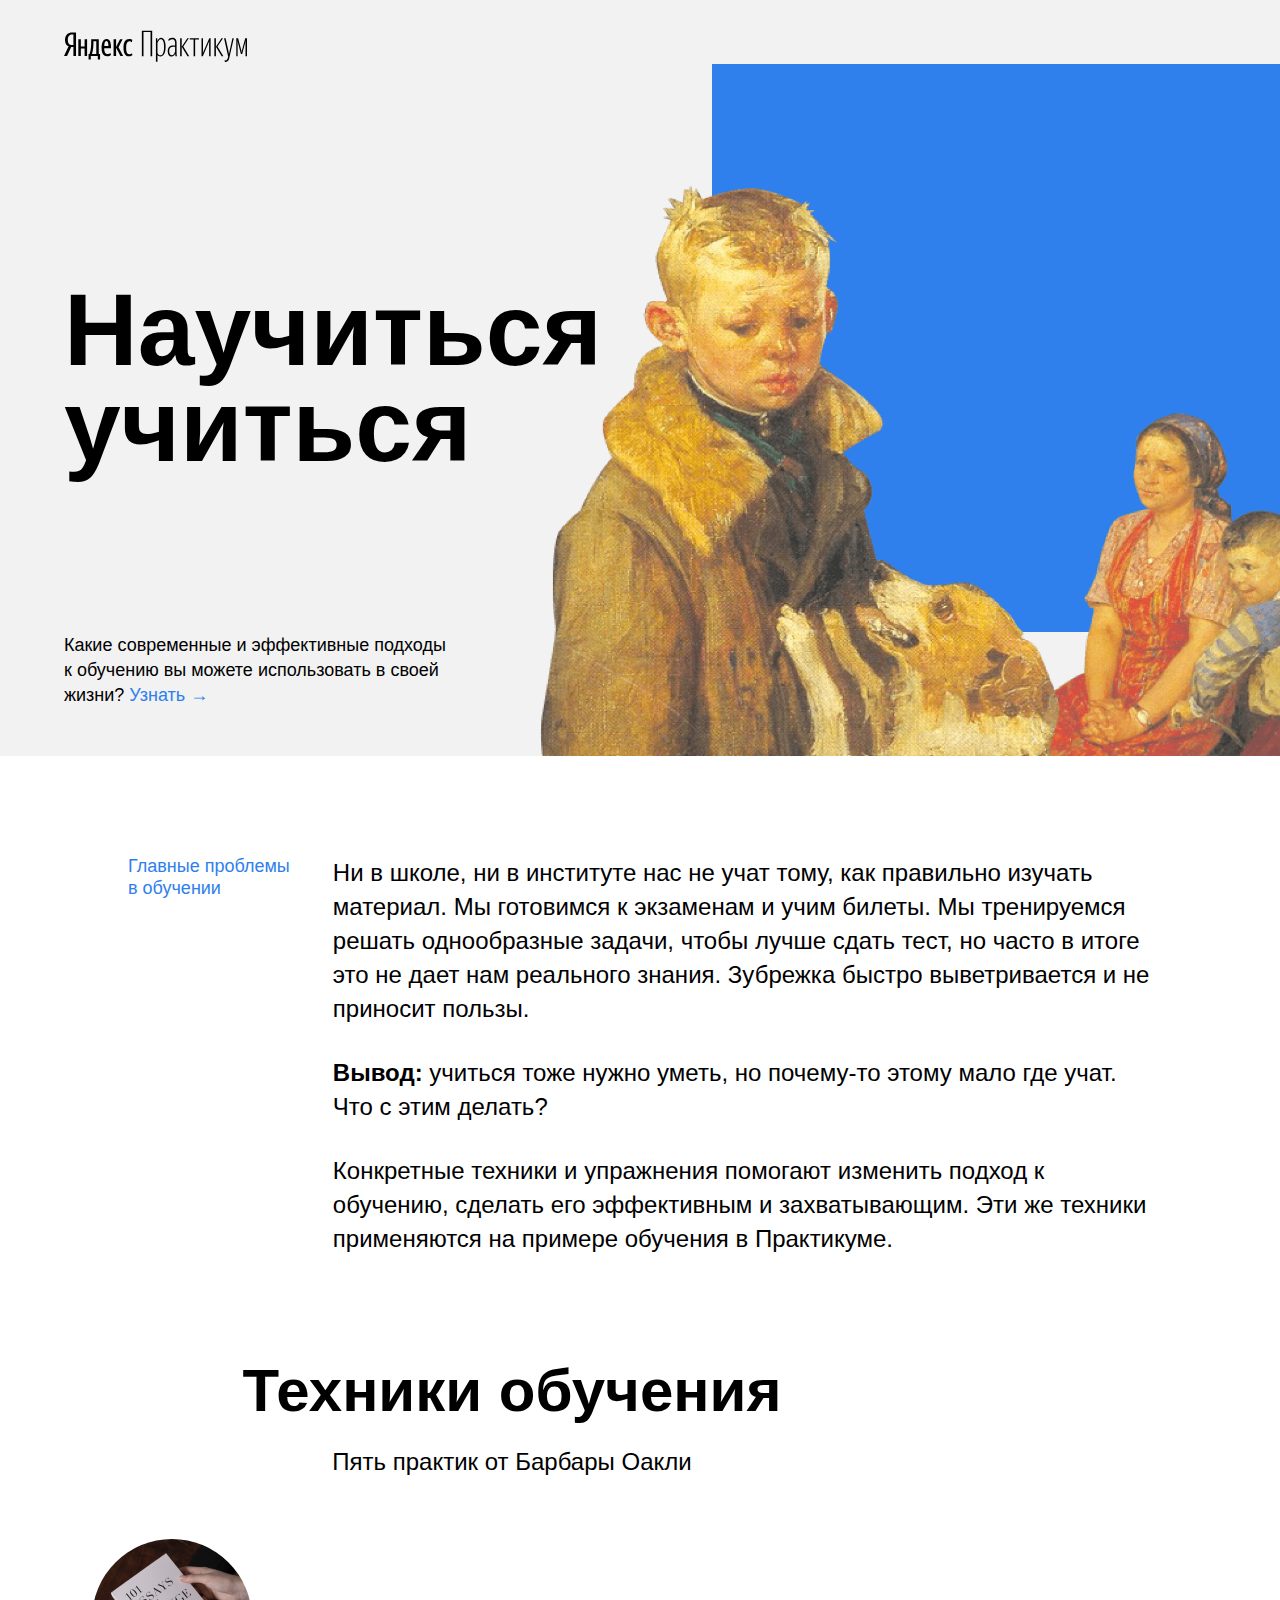
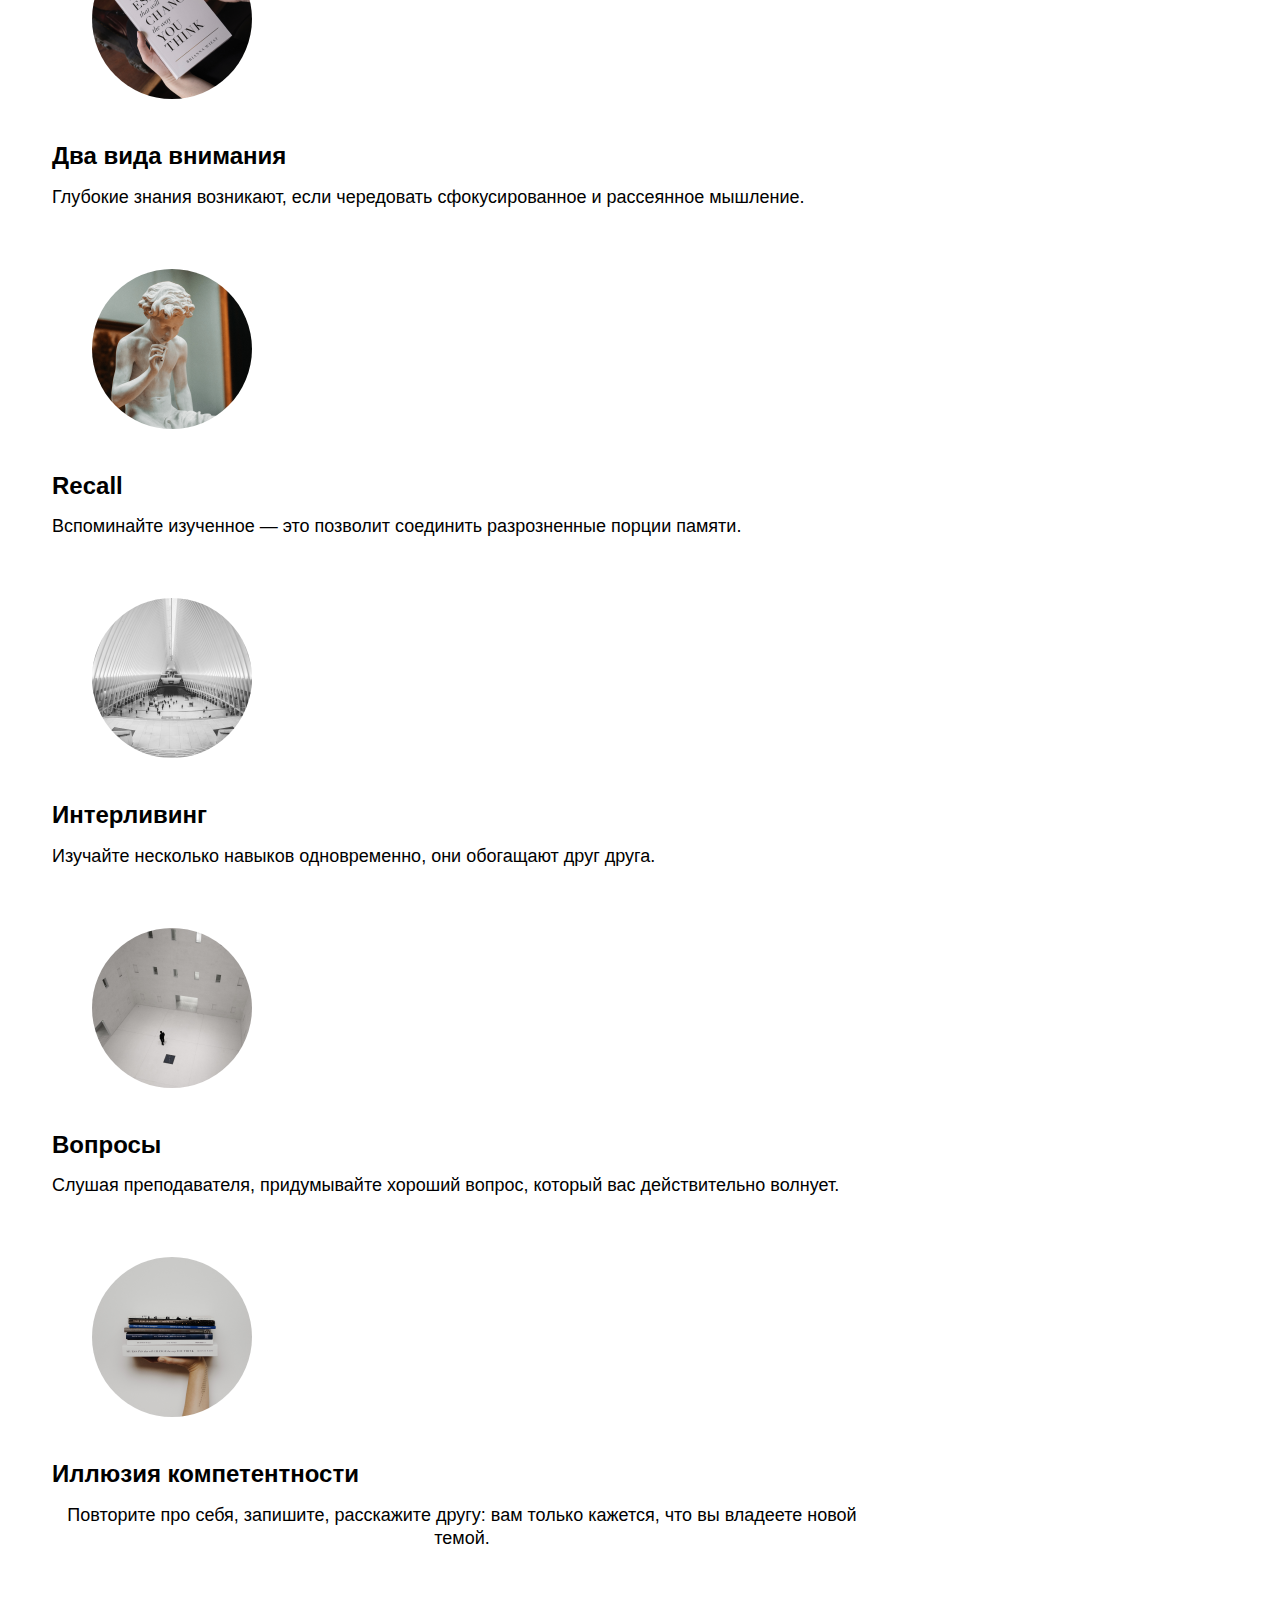
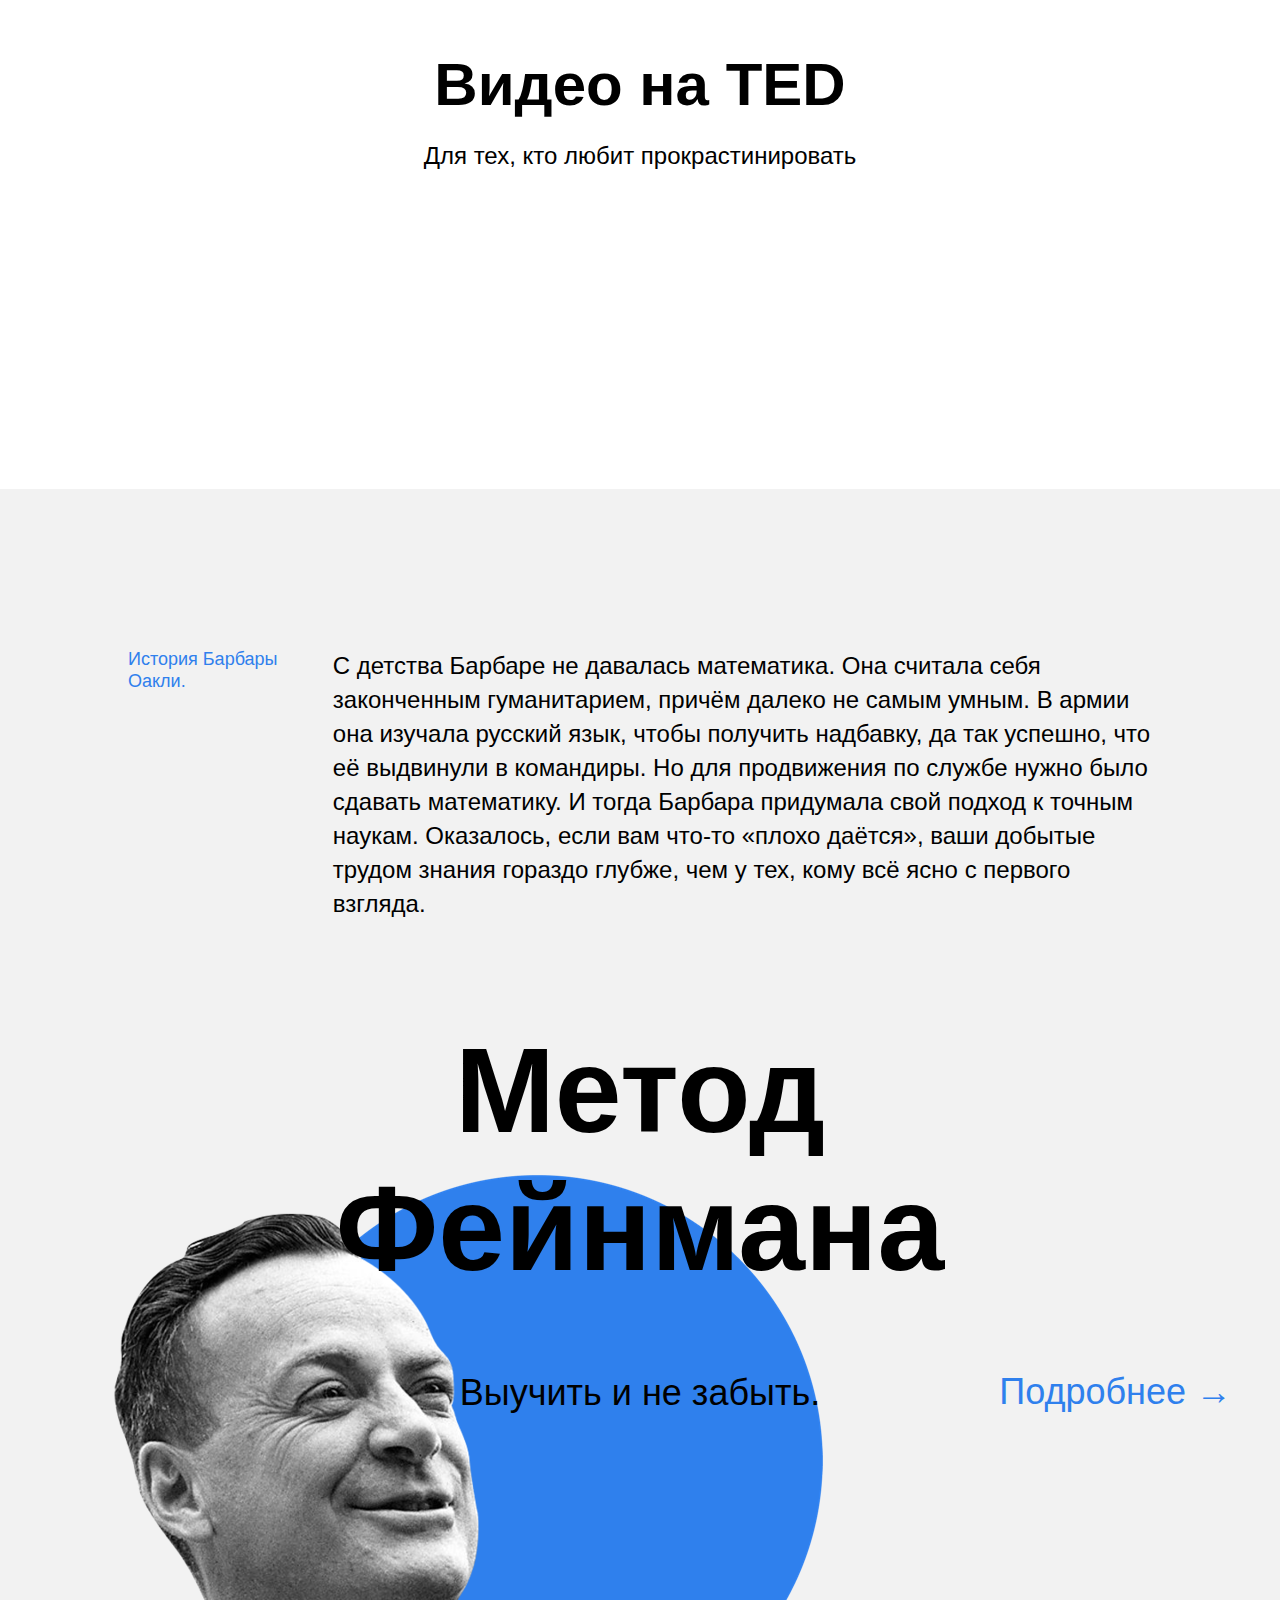
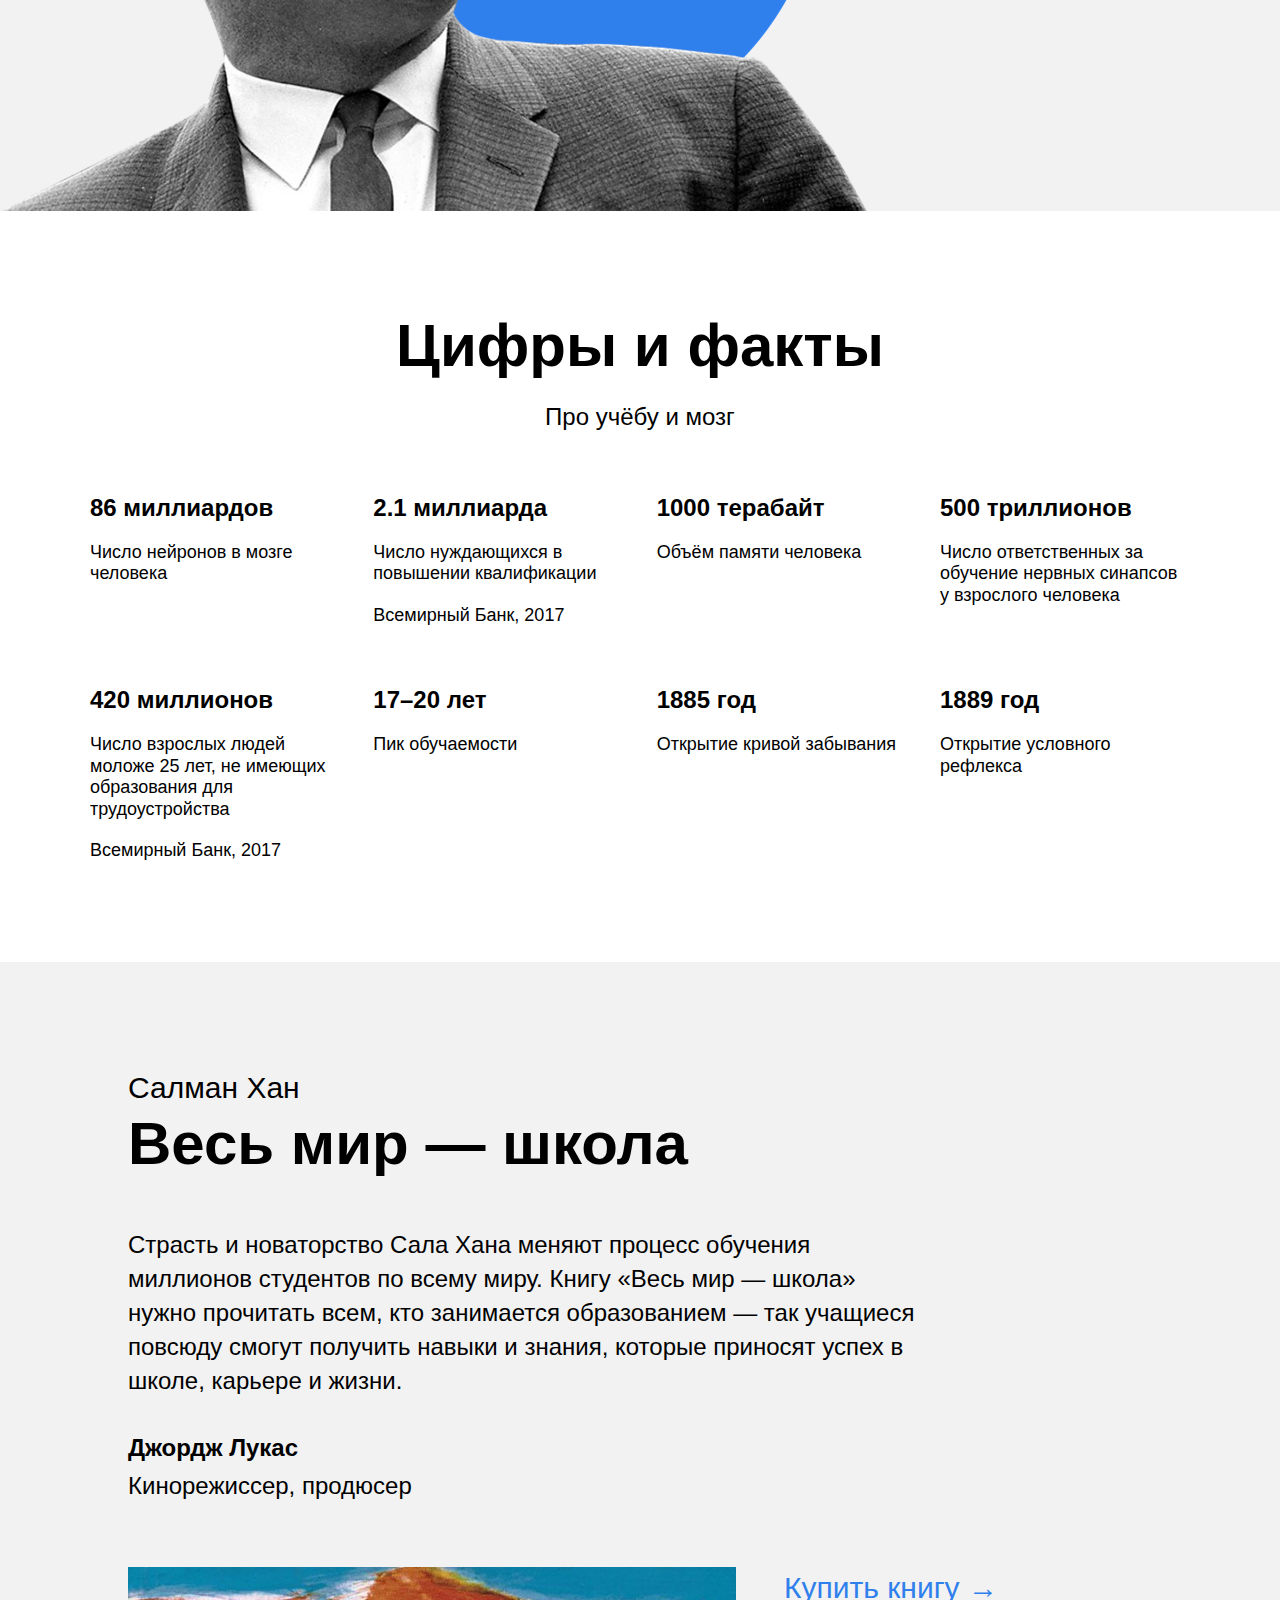
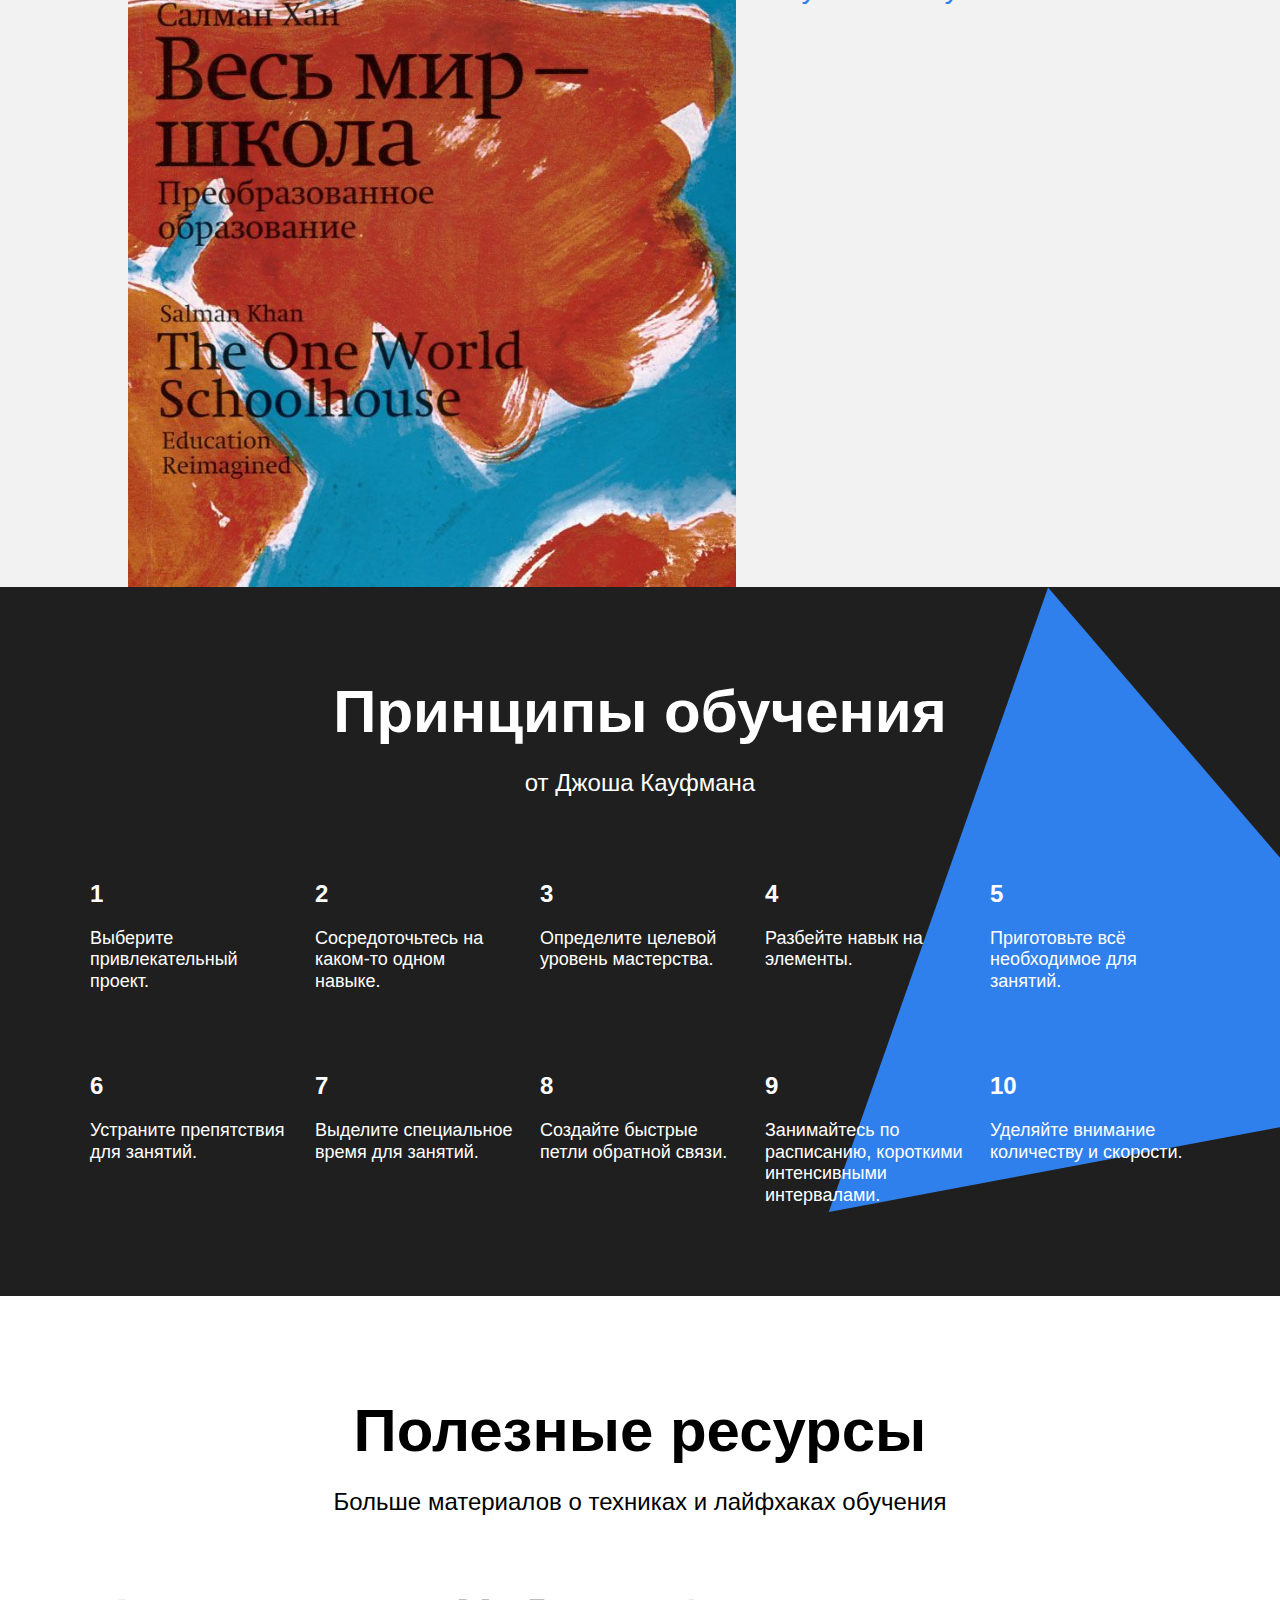
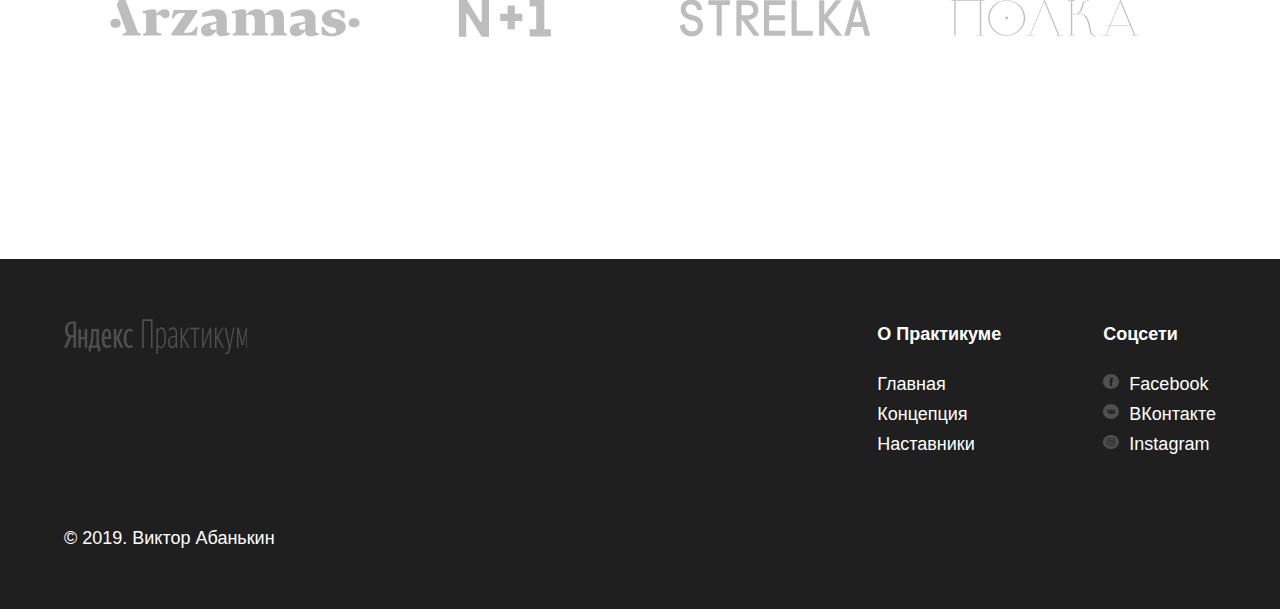
<file: index.html>
<!DOCTYPE html>
<html lang="ru">

<head>
  <meta charset="UTF-8">
  <meta name="viewport" content="width=device-width, initial-scale=1.0">
  <meta name="author" content="Gylyaev Sergey">
  <meta name="keywords" content="YandexPracticum">
  <link rel="stylesheet" href="./pages/index.css">
  <title>Научиться учиться</title>
</head>

<body>
  <div class="page">
    <header class="header">
      <a href="https://practicum.yandex.ru/" target="_blank">
        <div class="logo logo_place_header"></div>
      </a>
      <h1 class="header__title">Научиться учиться</h1>
      <p class="header__subtitle">Какие современные и эффективные подходы к обучению
        вы можете использовать в своей жизни?
        <a class="header__link" href="#">Узнать &rarr;</a>
      </p>
      <img class="header__main-illustration" src="./images/header-image.png" alt="Картина 'Опять двойка'">
      <div class="header__square-pic rotation"></div>
    </header>
    <main class="content">
      <section class="description">
        <article class="two-columns">
          <h2 class="two-columns__bref">Главные проблемы в обучении</h2>
          <div class="two-columns__main-text">
            <p class="two-columns__paragraph">Ни в школе, ни в институте
              нас не учат тому, как правильно изучать материал.
              Мы готовимся к экзаменам и учим билеты. Мы тренируемся
              решать однообразные задачи, чтобы лучше сдать тест,
              но часто в итоге это не дает нам реального знания.
              Зубрежка быстро выветривается и не приносит пользы.</p>
            <p class="two-columns__paragraph">
              <span class="two-columns__span-accent">Вывод: </span>
              учиться тоже нужно уметь, но почему-то этому
              мало где учат. Что с этим делать?
            </p>
            <p class="two-columns__paragraph">Конкретные техники и
              упражнения помогают изменить подход к обучению,
              сделать его эффективным и захватывающим. Эти
              же техники применяются на примере обучения в
              Практикуме.</p>
          </div>
        </article>
      </section>

      <section class="techniques">
        <h2 class="section-title">Техники обучения</h2>
        <p class="section-subtitle">Пять практик от Барбары Оакли</p>
        <ul class="cards">
          <li class="cards__item">
            <img class="cards__image" src="./images/cards-attention.png" alt="Два вида внимания">
            <h3 class="cards__title">Два вида внимания</h3>
            <p class="cards__description">Глубокие знания возникают, если чередовать
              сфокусированное и рассеянное мышление.</p>
          </li>
          <li class="cards__item">
            <img class="cards__image" src="./images/cards-recall.png" alt="Реколл">
            <h3 class="cards__title">Recall</h3>
            <p class="cards__description">Вспоминайте изученное — это позволит соединить
              разрозненные порции памяти.</p>
          </li>
          <li class="cards__item">
            <img class="cards__image" src="./images/cards-interliving.png" alt="Интерливинг">
            <h3 class="cards__title">Интерливинг</h3>
            <p class="cards__description">Изучайте несколько навыков одновременно,
              они обогащают друг друга.</p>
          </li>
          <li class="cards__item">
            <img class="cards__image" src="./images/cards-question.png" alt="Вопросы">
            <h3 class="cards__title">Вопросы</h3>
            <p class="cards__description">Слушая преподавателя, придумывайте хороший
              вопрос, который вас действительно волнует.</p>
          </li>
          <li class="cards__item">
            <img class="cards__image" src="./images/cards-competence.png" alt="Иллюзия компетентности">
            <h3 class="cards__title">Иллюзия компетентности</h3>
            <p class="cards__description">Повторите про себя, запишите, расскажите другу: вам
              только кажется, что вы владеете новой темой.</p>
          </li>
        </ul>
      </section>

      <section class="video">
        <h2 class="section-title">Видео нa TED</h2>
        <p class="section-subtitle">Для тех, кто любит прокрастинировать</p>
        <div class="video__iframes">
          <iframe class="video__iframe" src="https://www.youtube.com/embed/arj7oStGLkU" title="YouTube video player"
            allow="accelerometer; autoplay; clipboard-write; encrypted-media; gyroscope; picture-in-picture"
            allowfullscreen></iframe>
          <iframe class="video__iframe" src="https://www.youtube.com/embed/5MgBikgcWnY" title="YouTube video player"
            allow="accelerometer; autoplay; clipboard-write; encrypted-media; gyroscope; picture-in-picture"
            allowfullscreen></iframe>
        </div>
      </section>

      <section class="oakley">
        <article class="two-columns">
          <h2 class="two-columns__bref">История Барбары Оакли.</h2>
          <div class="two-columns__main-text">
            <p class="two-columns__paragraph">С детства Барбаре не давалась математика.
              Она считала себя законченным гуманитарием, причём
              далеко не самым умным. В армии она изучала русский
              язык, чтобы получить надбавку, да так успешно, что
              её выдвинули в командиры. Но для продвижения по
              службе нужно было сдавать математику. И тогда Барбара
              придумала свой подход к точным наукам. Оказалось,
              если вам что-то «плохо даётся», ваши добытые трудом
              знания гораздо глубже, чем у тех, кому всё ясно с
              первого взгляда.</p>
          </div>
        </article>
      </section>

      <section class="feynman">
        <h2 class="feynman__title">Метод Фейнмана</h2>
        <p class="feynman__subtitle">Выучить и не забыть.</p>
        <a class="feynman__link" href="#">Подробнее &rarr;</a>
      </section>

      <section class="digits">
        <h2 class="section-title">Цифры и факты</h2>
        <p class="section-subtitle">Про учёбу и мозг</p>
        <ul class="table">
          <li class="table__cell">
            <h4 class="table__heading">86 миллиардов</h4>
            <p class="table__text">Число нейронов в мозге человека</p>
          </li>
          <li class="table__cell">
            <h4 class="table__heading">2.1 миллиарда</h4>
            <p class="table__text">Число нуждающихся в повышении квалификации</p>
            <p class="table__text">Всемирный Банк, 2017</p>
          </li>
          <li class="table__cell">
            <h4 class="table__heading">1000 терабайт</h4>
            <p class="table__text">Объём памяти человека</p>
          </li>
          <li class="table__cell">
            <h4 class="table__heading">500 триллионов</h4>
            <p class="table__text">Число ответственных за обучение нервных синапсов у взрослого человека</p>
          </li>
          <li class="table__cell">
            <h4 class="table__heading">420 миллионов</h4>
            <p class="table__text">Число взрослых людей моложе 25 лет, не имеющих образования для трудоустройства</p>
            <p class="table__text">Всемирный Банк, 2017</p>
          </li>
          <li class="table__cell">
            <h4 class="table__heading">17–20 лет</h4>
            <p class="table__text">Пик обучаемости</p>
          </li>
          <li class="table__cell">
            <h4 class="table__heading">1885 год</h4>
            <p class="table__text">Открытие кривой забывания</p>
          </li>
          <li class="table__cell">
            <h4 class="table__heading">1889 год</h4>
            <p class="table__text">Открытие условного рефлекса</p>
          </li>
        </ul>
      </section>

      <section class="khan">
        <div class="khan__container">
          <p class="khan__author">Салман Хан</p>
          <h2 class="khan__title">Весь мир — школа</h2>
          <blockquote class="khan__quote">
            Страсть и новаторство Сала Хана меняют процесс
            обучения миллионов студентов по всему миру. Книгу «Весь мир — школа»
            нужно прочитать всем, кто занимается образованием — так учащиеся
            повсюду смогут получить навыки и знания, которые приносят успех
            в школе, карьере и жизни.</blockquote>
          <p class="khan__quote-author">Джордж Лукас</p>
          <p class="khan__quote-author-subline">Кинорежиссер, продюсер</p>
          <div class="khan__book-container">
            <img class="khan__book-pic" src="./images/khan-book.jpg" alt="Книга 'Весь мир — школа. Салман Хан'">
            <a class="khan__buy-link" href="#">Купить книгу &rarr;</a>
          </div>
        </div>
      </section>

      <section class="kaufman">
        <h2 class="section-title section-title_theme_dark">Принципы обучения</h2>
        <p class="section-subtitle section-subtitle_theme_dark">от Джоша Кауфмана</p>
        <ul class="table table_theme_dark">
          <li class="table__cell table__cell_theme_dark">
            <h4 class="table__heading table__heading_theme_dark">1</h4>
            <p class="table__text table__text_theme_dark">Выберите привлекательный проект.</p>
          </li>
          <li class="table__cell table__cell_theme_dark">
            <h4 class="table__heading table__heading_theme_dark">2</h4>
            <p class="table__text table__text_theme_dark">Сосредоточьтесь на каком-то одном навыке.</p>
          </li>
          <li class="table__cell table__cell_theme_dark">
            <h4 class="table__heading table__heading_theme_dark">3</h4>
            <p class="table__text table__text_theme_dark">Определите целевой уровень мастерства.</p>
          </li>
          <li class="table__cell table__cell_theme_dark">
            <h4 class="table__heading table__heading_theme_dark">4</h4>
            <p class="table__text table__text_theme_dark">Разбейте навык на элементы.</p>
          </li>
          <li class="table__cell table__cell_theme_dark">
            <h4 class="table__heading table__heading_theme_dark">5</h4>
            <p class="table__text table__text_theme_dark">Приготовьте всё необходимое для занятий.</p>
          </li>
          <li class="table__cell table__cell_theme_dark">
            <h4 class="table__heading table__heading_theme_dark">6</h4>
            <p class="table__text table__text_theme_dark">Устраните препятствия для занятий.</p>
          </li>
          <li class="table__cell table__cell_theme_dark">
            <h4 class="table__heading table__heading_theme_dark">7</h4>
            <p class="table__text table__text_theme_dark">Выделите специальное время для занятий.</p>
          </li>
          <li class="table__cell table__cell_theme_dark">
            <h4 class="table__heading table__heading_theme_dark">8</h4>
            <p class="table__text table__text_theme_dark">Создайте быстрые петли обратной связи.</p>
          </li>
          <li class="table__cell table__cell_theme_dark">
            <h4 class="table__heading table__heading_theme_dark">9</h4>
            <p class="table__text table__text_theme_dark">Занимайтесь по расписанию, короткими интенсивными интервалами.
            </p>
          </li>
          <li class="table__cell table__cell_theme_dark">
            <h4 class="table__heading table__heading_theme_dark">10</h4>
            <p class="table__text table__text_theme_dark">Уделяйте внимание количеству и скорости.</p>
          </li>
        </ul>
        <div class="kaufman__triangle rotation"></div>
      </section>

      <section class="resources">
        <h2 class="section-title">Полезные ресурсы</h2>
        <p class="section-subtitle">Больше материалов о техниках и лайфхаках обучения</p>
        <ul class="resources__logo-zone">
          <li>
            <a href="https://arzamas.academy/" target="_blank">
              <img class="resources__logo" src="./images/logo/resources-arzamas.svg" alt="Ссылка на сайт 'arzamas'"></a>
          </li>
          <li>
            <a href="https://nplus1.ru/" target="_blank">
              <img class="resources__logo" src="./images/logo/resources-n1.svg" alt="Ссылка на сайт 'n+1'"></a>
          </li>
          <li>
            <a href="https://strelka.com/ru/" target="_blank">
              <img class="resources__logo" src="./images/logo/resources-strelka.svg" alt="Ссылка на сайт 'Стрелка'"></a>
          </li>
          <li>
            <a href="https://polka.academy/" target="_blank">
              <img class="resources__logo" src="./images/logo/resources-polka.svg" alt="Ссылка на сайт 'Полка'"></a>
          </li>
        </ul>
      </section>
    </main>
    <footer class="footer">
      <div class="footer__columns">
        <div class="footer__column footer__column_content_copyright">
          <a href="https://practicum.yandex.ru/" target="_blank">
            <div class="logo logo_place_footer"></div>
          </a>
          <p class="footer__author">&copy; 2019. Виктор Абанькин</p>
        </div>
        <div class="footer__column footer__column_content_info">
          <h4 class="footer__column-heading">О Практикуме</h4>
          <nav class="footer__column-links">
            <a class="footer__column-link" href="#">Главная</a>
            <a class="footer__column-link" href="#">Концепция</a>
            <a class="footer__column-link" href="#">Наставники</a>
          </nav>
        </div>
        <div class="footer__column footer__column_content_social">
          <h4 class="footer__column-heading">Соцсети</h4>
          <nav class="footer__column-links">
            <a class="footer__column-link" href="#">
              <img class="footer__social-icon" src="images/logo/facebook_color_white.svg" alt="Фейсбук">Facebook</a>
            <a class="footer__column-link" href="#">
              <img class="footer__social-icon" src="images/logo/vk_color_white.svg" alt="ВКонтакте">ВКонтакте</a>
            <a class="footer__column-link" href="#">
              <img class="footer__social-icon" src="images/logo/instagram_color_white.svg" alt="Инстаграм">Instagram</a>
          </nav>
        </div>
      </div>
    </footer>
  </div>
</body>

</html>
</file>
<file: pages/index.css>
@import url(../vendor/normalize.css);
@import url(../blocks/page/page.css);

@import url(../blocks/header/header.css);
@import url(../blocks/logo/logo.css);
@import url(../blocks/logo/_place/logo_place_header.css);
@import url(../blocks/header/__title/header__title.css);
@import url(../blocks/header/__subtitle/header__subtitle.css);
@import url(../blocks/header/__link/header__link.css);
@import url(../blocks/header/__main-illustration/header__main-illustration.css);
@import url(../blocks/header/__square-pic/header__square-pic.css);
@import url(../blocks/rotation/rotation.css);

@import url(../blocks/description/description.css);
@import url(../blocks/two-columns/two-columns.css);
@import url(../blocks/two-columns/__bref/two-columns__bref.css);
@import url(../blocks/two-columns/__main-text/two-columns__main-text.css);
@import url(../blocks/two-columns/__paragraph/two-columns__paragraph.css);
@import url(../blocks/two-columns/__span-accent/two-columns__span-accent.css);

@import url(../blocks/techniques/techniques.css);
@import url(../blocks/cards/cards.css);
@import url(../blocks/cards/__item/cards__item.css);
@import url(../blocks/cards/__image/cards__image.css);
@import url(../blocks/cards/__title/cards__title.css);
@import url(../blocks/cards/__description/cards__description.css);

@import url(../blocks/video/video.css);
@import url(../blocks/video/__iframes/video__iframes.css);
@import url(../blocks/video/__iframe/video__iframe.css);

@import url(../blocks/oakley/oakley.css);

@import url(../blocks/feynman/feynman.css);
@import url(../blocks/feynman/__title/feynman__title.css);
@import url(../blocks/feynman/__subtitle/feynman__subtitle.css);
@import url(../blocks/feynman/__link/feynman__link.css);
@import url(../blocks/feynman/__img/feynman__img.css);

@import url(../blocks/digits/digits.css);
@import url(../blocks/section-title/section-title.css);
@import url(../blocks/section-subtitle/section-subtitle.css);
@import url(../blocks/table/table.css);
@import url(../blocks/table/__cell/table__cell.css);
@import url(../blocks/table/__heading/table__heading.css);
@import url(../blocks/table/__text/table__text.css);

@import url(../blocks/khan/khan.css);
@import url(../blocks/khan/__container/khan__container.css);
@import url(../blocks/khan/__author/khan__author.css);
@import url(../blocks/khan/__title/khan__title.css);
@import url(../blocks/khan/__quote/khan__quote.css);
@import url(../blocks/khan/__quote-author/khan__quote-author.css);
@import url(../blocks/khan/__quote-author-subline/khan__quote-author-subline.css);
@import url(../blocks/khan/__book-container/khan__book-container.css);
@import url(../blocks/khan/__book-pic/khan__book-pic.css);
@import url(../blocks/khan/__buy-link/khan__buy-link.css);

@import url(../blocks/kaufman/kaufman.css);
@import url(../blocks/section-title/_theme/section-title_theme_dark.css);
@import url(../blocks/section-subtitle/_theme/section-subtitle_theme_dark.css);
@import url(../blocks/table/_theme/table_theme_dark.css);
@import url(../blocks/table/__cell/_theme/table__cell_theme_dark.css);
@import url(../blocks/table/__heading/_theme/table__heading_theme_dark.css);
@import url(../blocks/table/__text/_theme/table__text_theme_dark.css);
@import url(../blocks/kaufman/__triangle/kaufman__triangle.css);

@import url(../blocks/resources/resources.css);
@import url(../blocks/resources/__logo-zone/resources__logo-zone.css);
@import url(../blocks/resources/__logo/resources__logo.css);

@import url(../blocks/footer/footer.css);
@import url(../blocks/footer/__columns/footer__columns.css);
@import url(../blocks/footer/__column/footer__column.css);
@import url(../blocks/footer/__column/_content/footer__column_content_copyright.css);
@import url(../blocks/logo/_place/logo_place_footer.css);
@import url(../blocks/footer/__author/footer__author.css);
@import url(../blocks/footer/__column/_content/footer__column_content_info.css);
@import url(../blocks/footer/__column-heading/footer__column-heading.css);
@import url(../blocks/footer/__column-links/footer__column-links.css);
@import url(../blocks/footer/__column-link/footer__column-link.css);
@import url(../blocks/footer/__column/_content/footer__column_content_social.css);
@import url(../blocks/footer/__social-icon/footer__social-icon.css);
</file>
